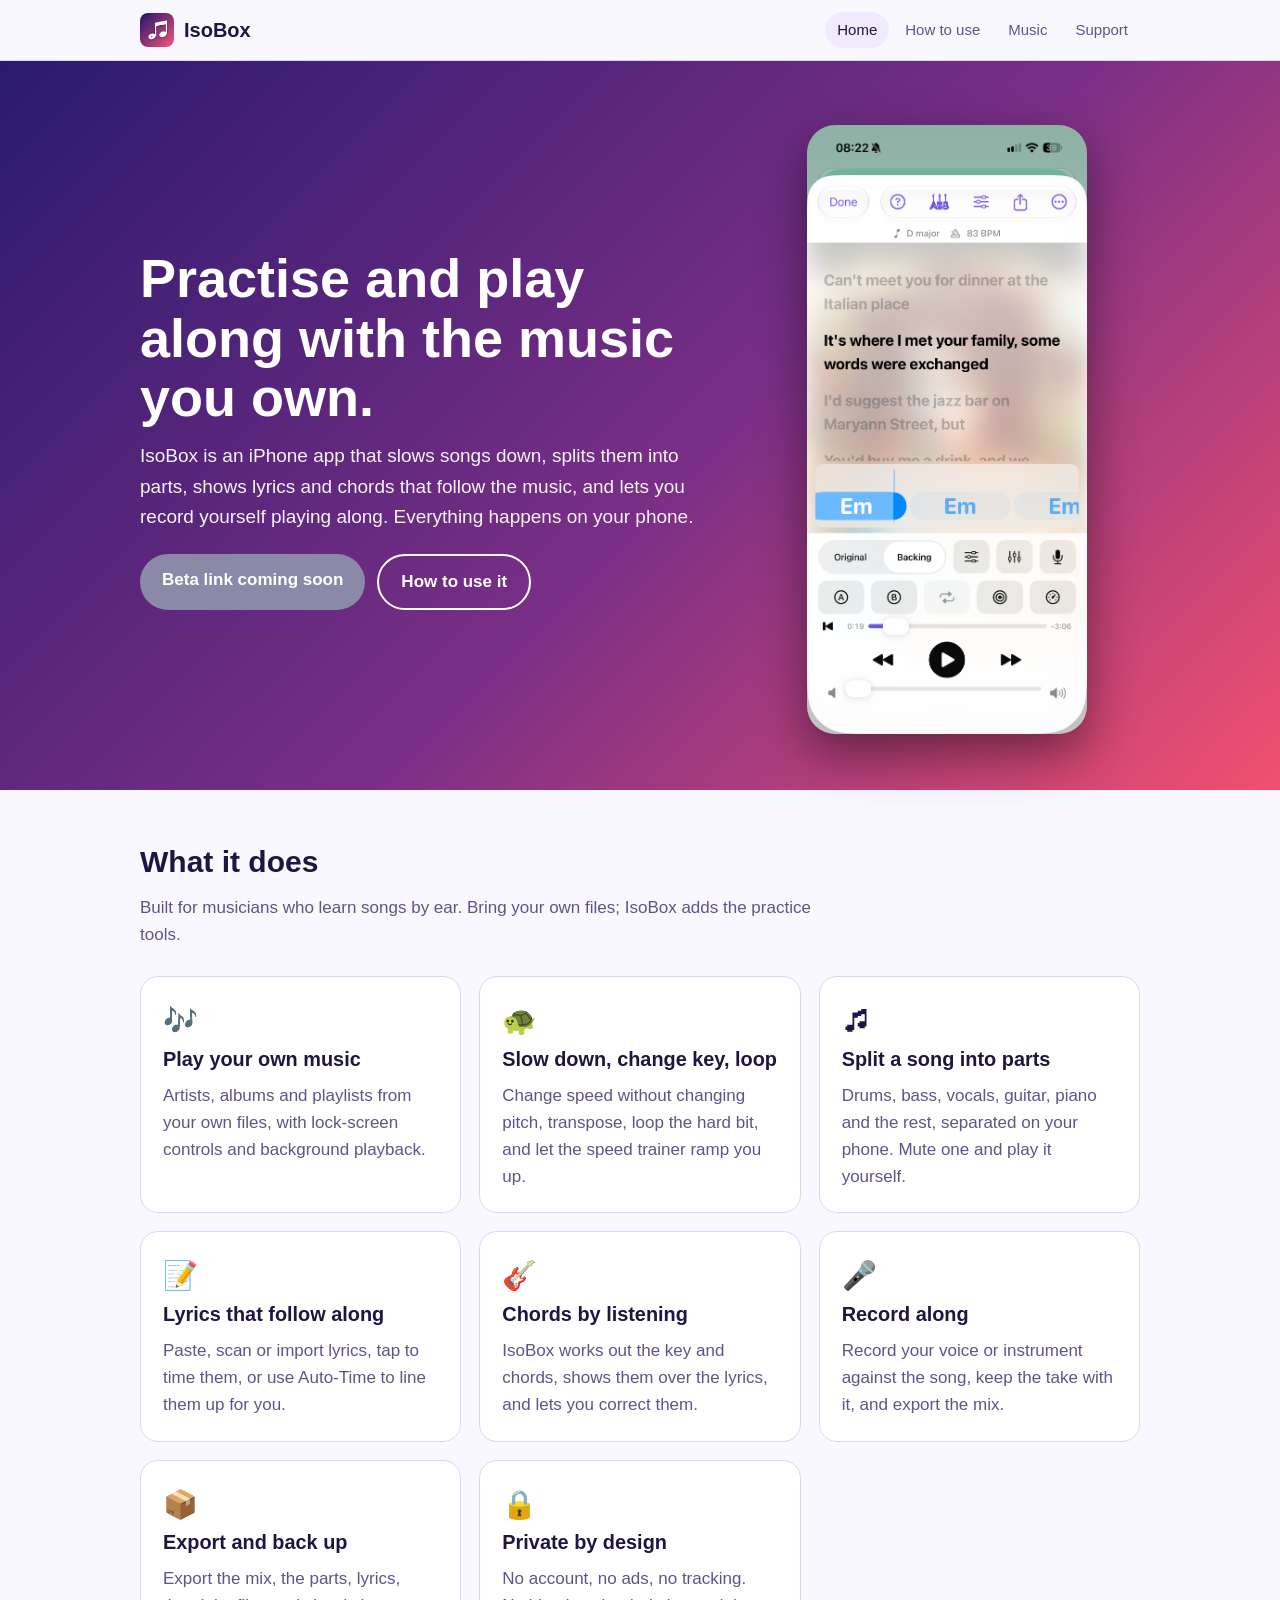
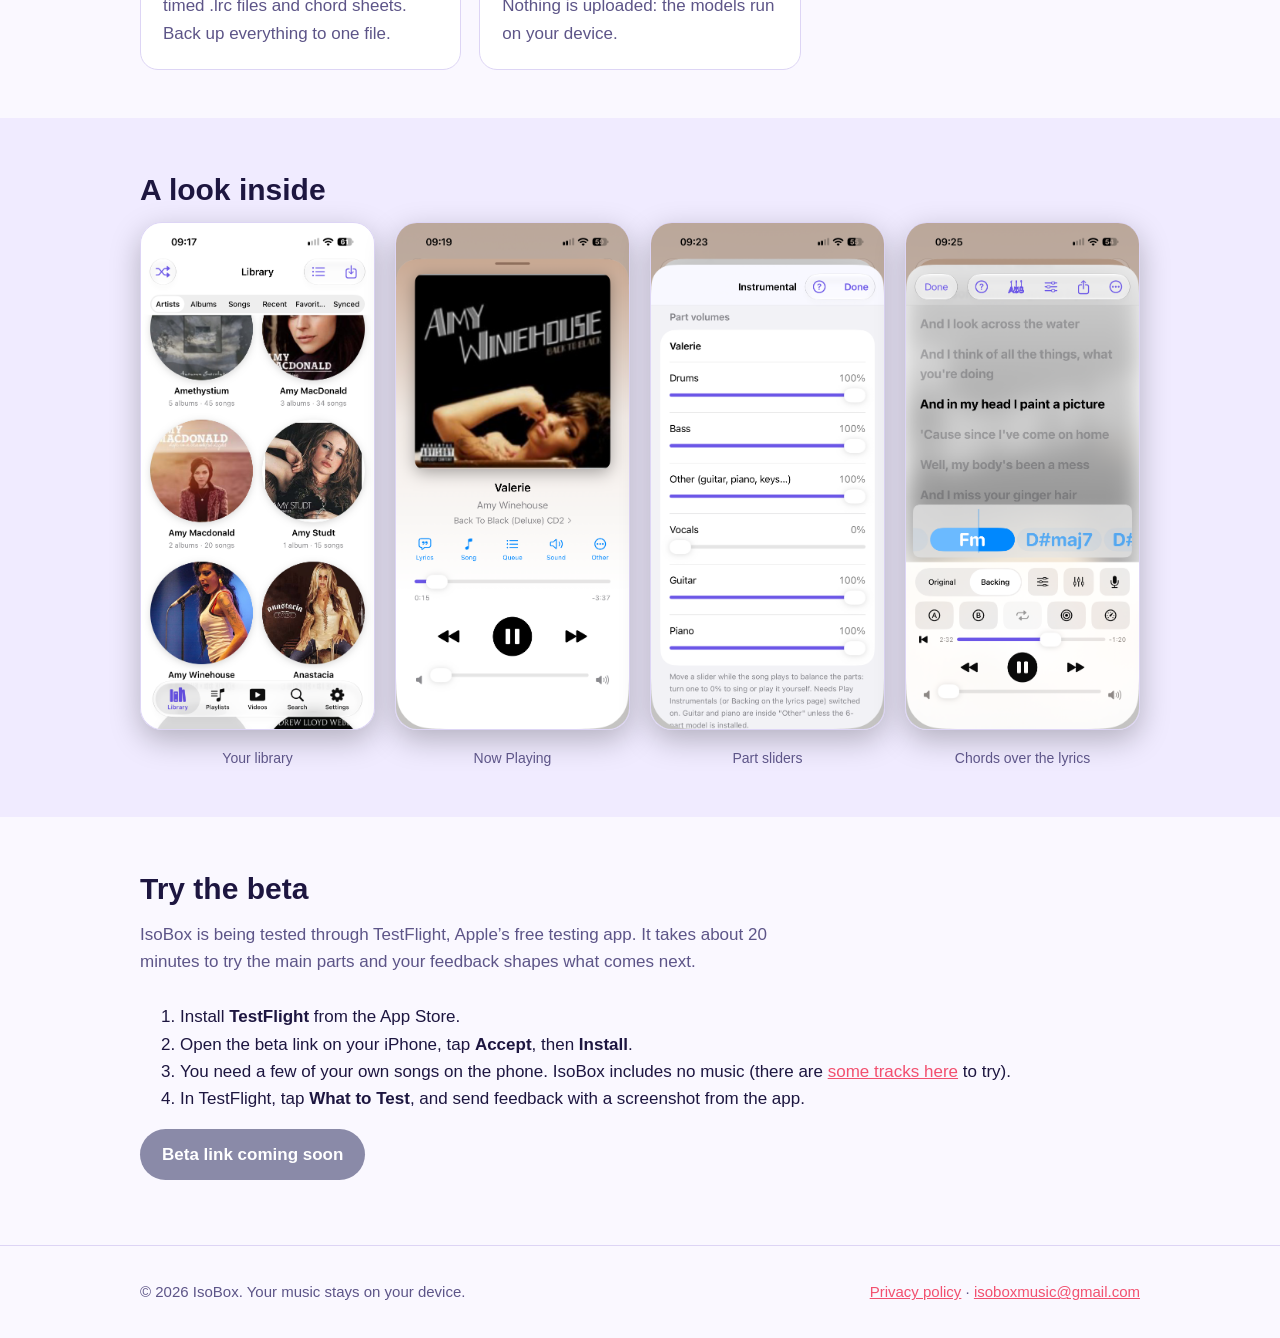
<file: index.html>
<!doctype html>
<html lang="en-GB"><head><meta charset="utf-8"><meta name="viewport" content="width=device-width,initial-scale=1">
<title>IsoBox: practise and play along with your own music</title><meta name="description" content="IsoBox is an iPhone app for practising with your own music: speed, key, loops, parts, lyrics, chords and recording.">
<link rel="icon" href="images/icon.png"><link rel="stylesheet" href="style.css">
<script src="site-config.js"></script></head><body>
<header class="site"><div class="wrap"><a class="brand" href="index.html"><img src="images/icon.png" alt="">IsoBox</a><nav><a href="index.html" class="on">Home</a><a href="guide.html">How to use</a><a href="music.html">Music</a><a href="support.html">Support</a></nav></div></header>
<div class="hero"><div class="wrap"><div>
<h1>Practise and play along with the music you own.</h1>
<p>IsoBox is an iPhone app that slows songs down, splits them into parts, shows lyrics and chords that follow the music, and lets you record yourself playing along. Everything happens on your phone.</p>
<div class="btns"><a class="btn" data-testflight href="#">Join the beta on TestFlight</a><a class="btn ghost" href="guide.html">How to use it</a></div></div>
<img class="shot" src="images/shot-lyrics.png" alt="IsoBox lyrics page"></div></div>

<section><div class="wrap"><h2>What it does</h2><p class="lead">Built for musicians who learn songs by ear. Bring your own files; IsoBox adds the practice tools.</p>
<div class="grid">
<div class="card"><div class="ico">&#127926;</div><h3>Play your own music</h3><p>Artists, albums and playlists from your own files, with lock-screen controls and background playback.</p></div>
<div class="card"><div class="ico">&#128034;</div><h3>Slow down, change key, loop</h3><p>Change speed without changing pitch, transpose, loop the hard bit, and let the speed trainer ramp you up.</p></div>
<div class="card"><div class="ico">&#127900;</div><h3>Split a song into parts</h3><p>Drums, bass, vocals, guitar, piano and the rest, separated on your phone. Mute one and play it yourself.</p></div>
<div class="card"><div class="ico">&#128221;</div><h3>Lyrics that follow along</h3><p>Paste, scan or import lyrics, tap to time them, or use Auto-Time to line them up for you.</p></div>
<div class="card"><div class="ico">&#127928;</div><h3>Chords by listening</h3><p>IsoBox works out the key and chords, shows them over the lyrics, and lets you correct them.</p></div>
<div class="card"><div class="ico">&#127908;</div><h3>Record along</h3><p>Record your voice or instrument against the song, keep the take with it, and export the mix.</p></div>
<div class="card"><div class="ico">&#128230;</div><h3>Export and back up</h3><p>Export the mix, the parts, lyrics, timed .lrc files and chord sheets. Back up everything to one file.</p></div>
<div class="card"><div class="ico">&#128274;</div><h3>Private by design</h3><p>No account, no ads, no tracking. Nothing is uploaded: the models run on your device.</p></div>
</div></div></section>

<section class="alt"><div class="wrap"><h2>A look inside</h2>
<div class="shots"><figure><img src="images/shot-library.png" alt="Your library" loading="lazy"><figcaption>Your library</figcaption></figure><figure><img src="images/shot-nowplaying.png" alt="Now Playing" loading="lazy"><figcaption>Now Playing</figcaption></figure><figure><img src="images/shot-parts.png" alt="Part sliders" loading="lazy"><figcaption>Part sliders</figcaption></figure><figure><img src="images/shot-chords.png" alt="Chords over the lyrics" loading="lazy"><figcaption>Chords over the lyrics</figcaption></figure></div></div></section>

<section><div class="wrap"><h2>Try the beta</h2><p class="lead">IsoBox is being tested through TestFlight, Apple&rsquo;s free testing app. It takes about 20 minutes to try the main parts and your feedback shapes what comes next.</p>
<ol><li>Install <strong>TestFlight</strong> from the App Store.</li><li>Open the beta link on your iPhone, tap <strong>Accept</strong>, then <strong>Install</strong>.</li><li>You need a few of your own songs on the phone. IsoBox includes no music (there are <a href="music.html">some tracks here</a> to try).</li><li>In TestFlight, tap <strong>What to Test</strong>, and send feedback with a screenshot from the app.</li></ol>
<p><a class="btn" data-testflight href="#">Join the beta on TestFlight</a></p></div></section>
<footer><div class="wrap"><span>&copy; <span id="year"></span> IsoBox. Your music stays on your device.</span>
<span><a data-privacy href="#">Privacy policy</a> &middot; <a data-email href="#">Contact</a></span></div></footer>
<script src="site.js"></script></body></html>
</file>
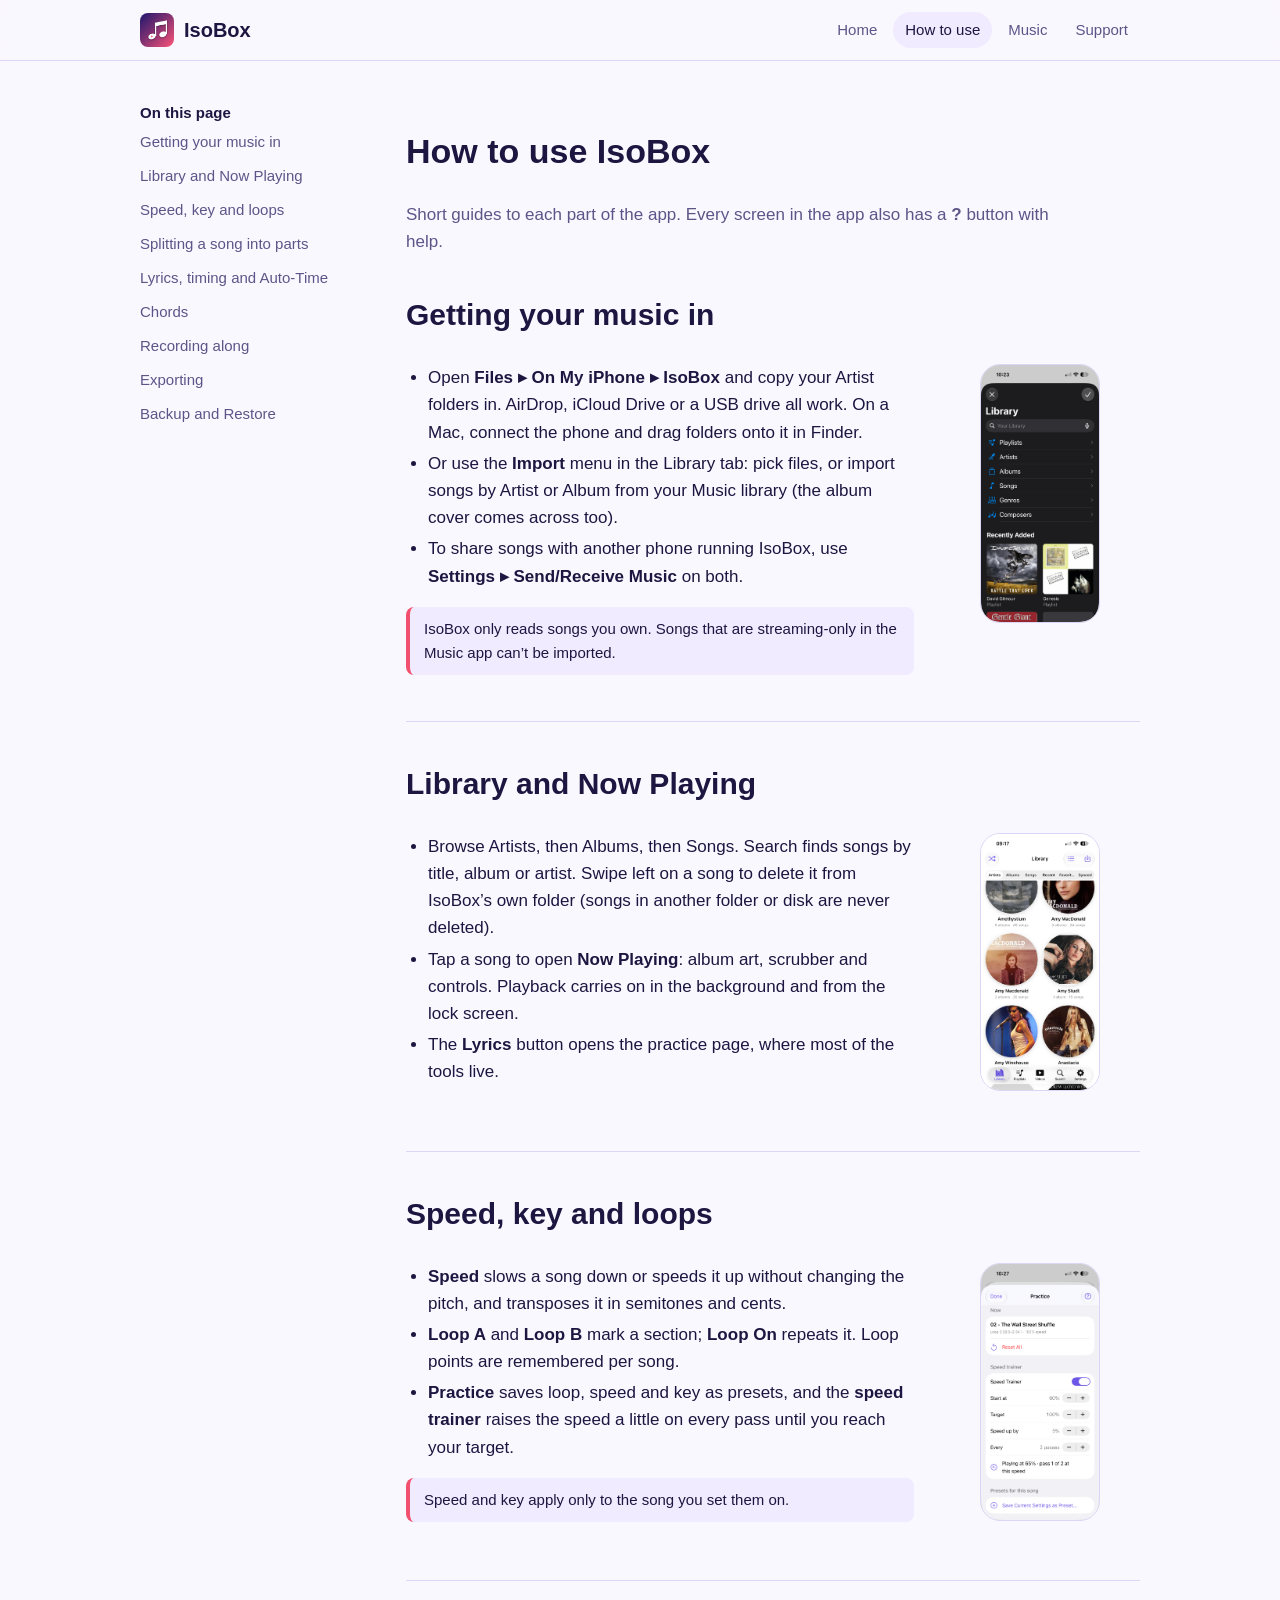
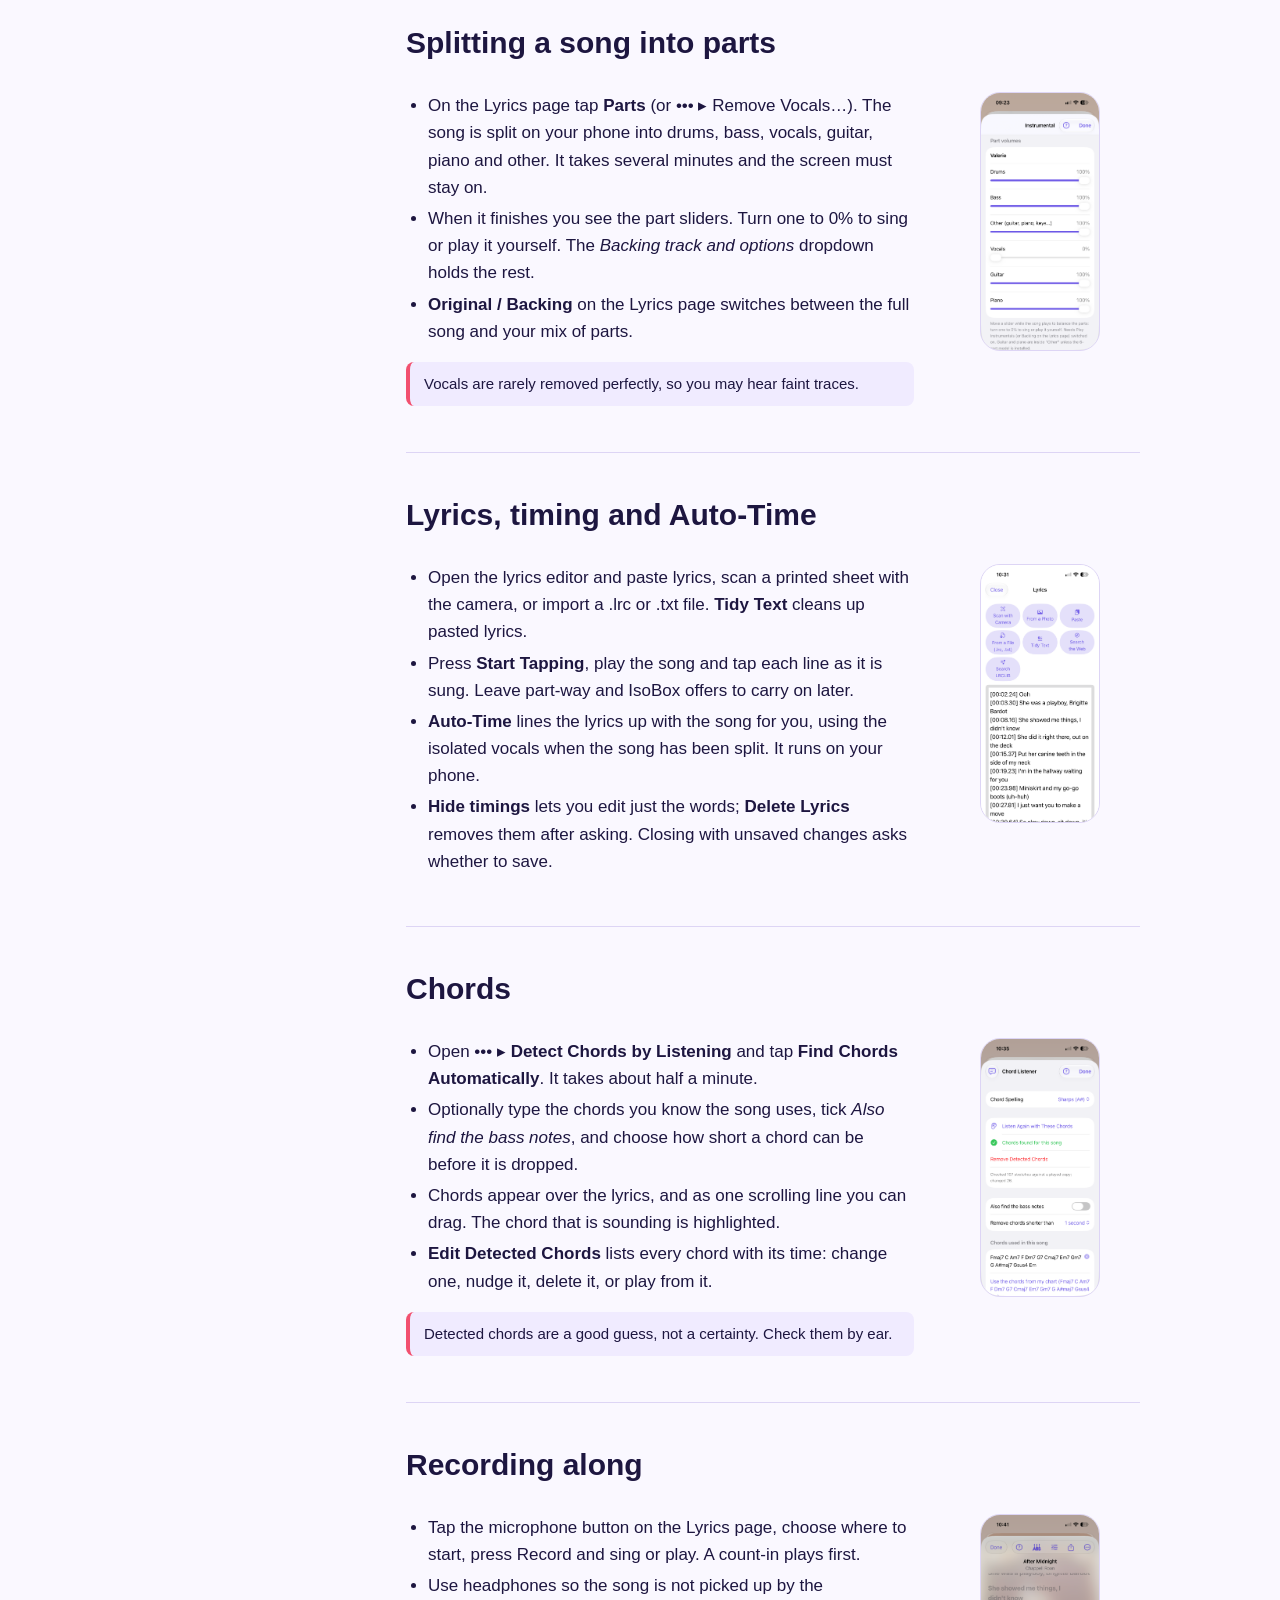
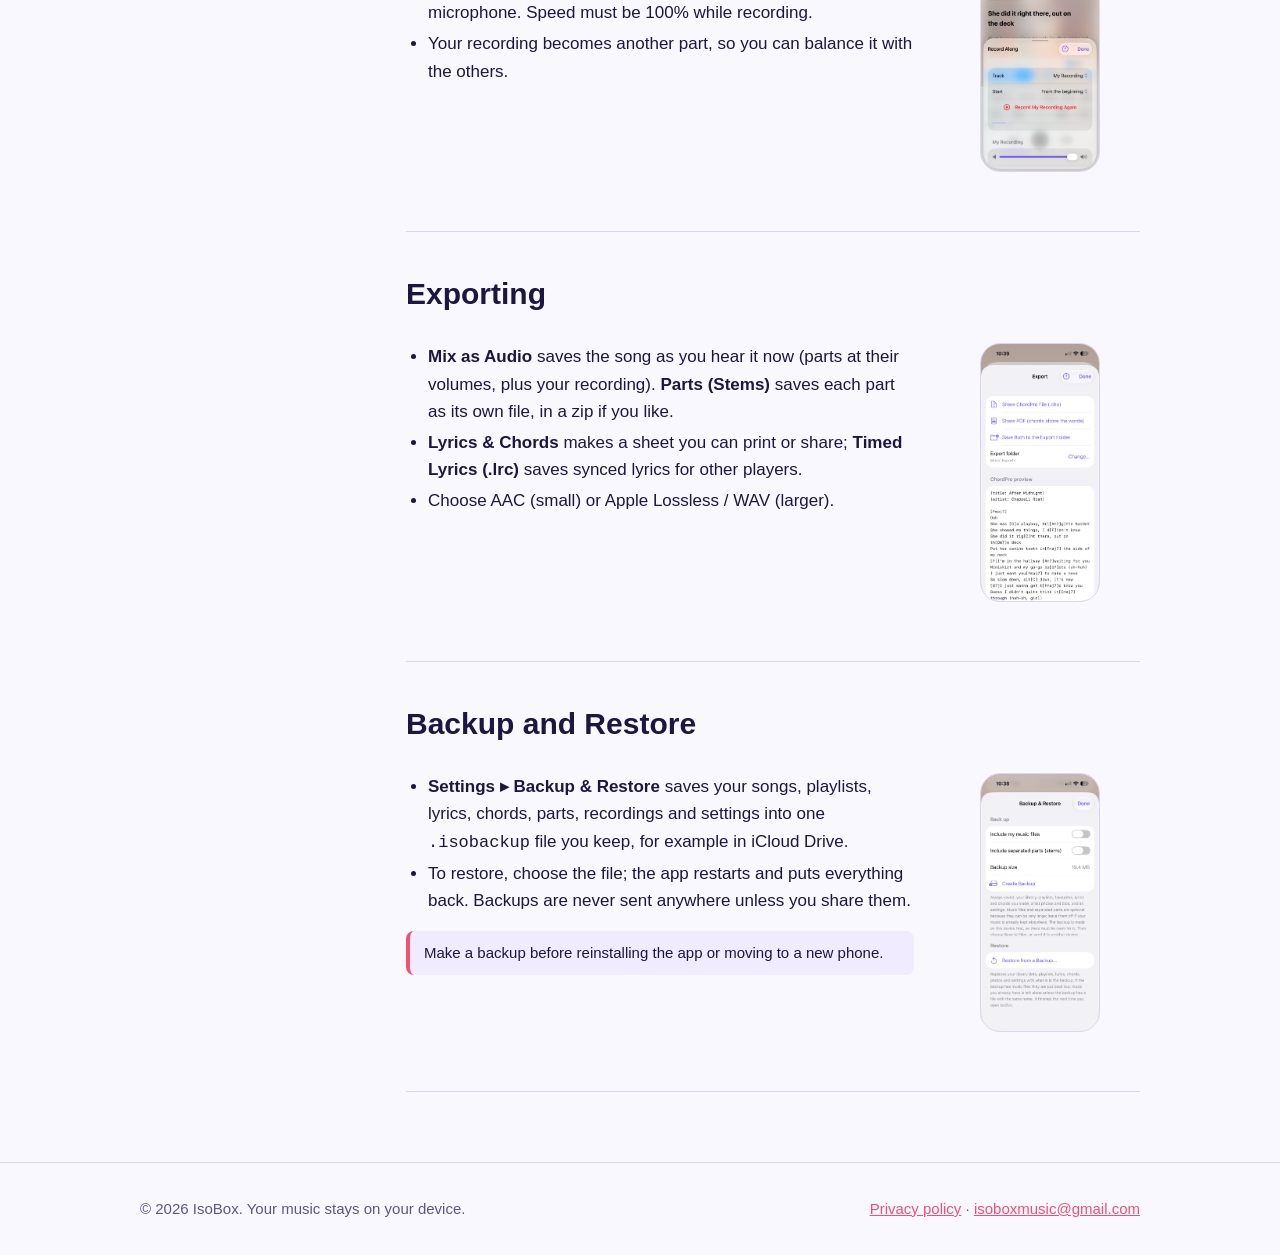
<file: guide.html>
<!doctype html>
<html lang="en-GB"><head><meta charset="utf-8"><meta name="viewport" content="width=device-width,initial-scale=1">
<title>How to use IsoBox</title><meta name="description" content="Step-by-step guides for IsoBox: importing, speed and loops, parts, lyrics, chords, recording, exporting and backup.">
<link rel="icon" href="images/icon.png"><link rel="stylesheet" href="style.css">
<script src="site-config.js"></script></head><body>
<header class="site"><div class="wrap"><a class="brand" href="index.html"><img src="images/icon.png" alt="">IsoBox</a><nav><a href="index.html">Home</a><a href="guide.html" class="on">How to use</a><a href="music.html">Music</a><a href="support.html">Support</a></nav></div></header>
<div class="wrap"><div class="guide"><aside class="toc"><strong>On this page</strong><a href="#start">Getting your music in</a><a href="#library">Library and Now Playing</a><a href="#speed">Speed, key and loops</a><a href="#parts">Splitting a song into parts</a><a href="#lyrics">Lyrics, timing and Auto-Time</a><a href="#chords">Chords</a><a href="#record">Recording along</a><a href="#export">Exporting</a><a href="#backup">Backup and Restore</a></aside><main><h1>How to use IsoBox</h1><p class="lead">Short guides to each part of the app. Every screen in the app also has a <strong>?</strong> button with help.</p><article class="topic" id="start"><h2>Getting your music in</h2><div class="row"><div><ul><li>Open <strong>Files &#9656; On My iPhone &#9656; IsoBox</strong> and copy your Artist folders in. AirDrop, iCloud Drive or a USB drive all work. On a Mac, connect the phone and drag folders onto it in Finder.</li><li>Or use the <strong>Import</strong> menu in the Library tab: pick files, or import songs by Artist or Album from your Music library (the album cover comes across too).</li><li>To share songs with another phone running IsoBox, use <strong>Settings &#9656; Send/Receive Music</strong> on both.</li></ul><div class="tip">IsoBox only reads songs you own. Songs that are streaming-only in the Music app can&rsquo;t be imported.</div></div><figure><img src="images/shot-import.png" alt="Getting your music in" loading="lazy"></figure></div></article><article class="topic" id="library"><h2>Library and Now Playing</h2><div class="row"><div><ul><li>Browse Artists, then Albums, then Songs. Search finds songs by title, album or artist. Swipe left on a song to delete it from IsoBox&rsquo;s own folder (songs in another folder or disk are never deleted).</li><li>Tap a song to open <strong>Now Playing</strong>: album art, scrubber and controls. Playback carries on in the background and from the lock screen.</li><li>The <strong>Lyrics</strong> button opens the practice page, where most of the tools live.</li></ul></div><figure><img src="images/shot-library.png" alt="Library and Now Playing" loading="lazy"></figure></div></article><article class="topic" id="speed"><h2>Speed, key and loops</h2><div class="row"><div><ul><li><strong>Speed</strong> slows a song down or speeds it up without changing the pitch, and transposes it in semitones and cents.</li><li><strong>Loop A</strong> and <strong>Loop B</strong> mark a section; <strong>Loop On</strong> repeats it. Loop points are remembered per song.</li><li><strong>Practice</strong> saves loop, speed and key as presets, and the <strong>speed trainer</strong> raises the speed a little on every pass until you reach your target.</li></ul><div class="tip">Speed and key apply only to the song you set them on.</div></div><figure><img src="images/shot-practice.png" alt="Speed, key and loops" loading="lazy"></figure></div></article><article class="topic" id="parts"><h2>Splitting a song into parts</h2><div class="row"><div><ul><li>On the Lyrics page tap <strong>Parts</strong> (or &#8226;&#8226;&#8226; &#9656; Remove Vocals&hellip;). The song is split on your phone into drums, bass, vocals, guitar, piano and other. It takes several minutes and the screen must stay on.</li><li>When it finishes you see the part sliders. Turn one to 0% to sing or play it yourself. The <em>Backing track and options</em> dropdown holds the rest.</li><li><strong>Original / Backing</strong> on the Lyrics page switches between the full song and your mix of parts.</li></ul><div class="tip">Vocals are rarely removed perfectly, so you may hear faint traces.</div></div><figure><img src="images/shot-parts.png" alt="Splitting a song into parts" loading="lazy"></figure></div></article><article class="topic" id="lyrics"><h2>Lyrics, timing and Auto-Time</h2><div class="row"><div><ul><li>Open the lyrics editor and paste lyrics, scan a printed sheet with the camera, or import a .lrc or .txt file. <strong>Tidy Text</strong> cleans up pasted lyrics.</li><li>Press <strong>Start Tapping</strong>, play the song and tap each line as it is sung. Leave part-way and IsoBox offers to carry on later.</li><li><strong>Auto-Time</strong> lines the lyrics up with the song for you, using the isolated vocals when the song has been split. It runs on your phone.</li><li><strong>Hide timings</strong> lets you edit just the words; <strong>Delete Lyrics</strong> removes them after asking. Closing with unsaved changes asks whether to save.</li></ul></div><figure><img src="images/shot-autotime.png" alt="Lyrics, timing and Auto-Time" loading="lazy"></figure></div></article><article class="topic" id="chords"><h2>Chords</h2><div class="row"><div><ul><li>Open &#8226;&#8226;&#8226; &#9656; <strong>Detect Chords by Listening</strong> and tap <strong>Find Chords Automatically</strong>. It takes about half a minute.</li><li>Optionally type the chords you know the song uses, tick <em>Also find the bass notes</em>, and choose how short a chord can be before it is dropped.</li><li>Chords appear over the lyrics, and as one scrolling line you can drag. The chord that is sounding is highlighted.</li><li><strong>Edit Detected Chords</strong> lists every chord with its time: change one, nudge it, delete it, or play from it.</li></ul><div class="tip">Detected chords are a good guess, not a certainty. Check them by ear.</div></div><figure><img src="images/shot-chordlistener.png" alt="Chords" loading="lazy"></figure></div></article><article class="topic" id="record"><h2>Recording along</h2><div class="row"><div><ul><li>Tap the microphone button on the Lyrics page, choose where to start, press Record and sing or play. A count-in plays first.</li><li>Use headphones so the song is not picked up by the microphone. Speed must be 100% while recording.</li><li>Your recording becomes another part, so you can balance it with the others.</li></ul></div><figure><img src="images/shot-record.png" alt="Recording along" loading="lazy"></figure></div></article><article class="topic" id="export"><h2>Exporting</h2><div class="row"><div><ul><li><strong>Mix as Audio</strong> saves the song as you hear it now (parts at their volumes, plus your recording). <strong>Parts (Stems)</strong> saves each part as its own file, in a zip if you like.</li><li><strong>Lyrics &amp; Chords</strong> makes a sheet you can print or share; <strong>Timed Lyrics (.lrc)</strong> saves synced lyrics for other players.</li><li>Choose AAC (small) or Apple Lossless / WAV (larger).</li></ul></div><figure><img src="images/shot-export.png" alt="Exporting" loading="lazy"></figure></div></article><article class="topic" id="backup"><h2>Backup and Restore</h2><div class="row"><div><ul><li><strong>Settings &#9656; Backup &amp; Restore</strong> saves your songs, playlists, lyrics, chords, parts, recordings and settings into one <code>.isobackup</code> file you keep, for example in iCloud Drive.</li><li>To restore, choose the file; the app restarts and puts everything back. Backups are never sent anywhere unless you share them.</li></ul><div class="tip">Make a backup before reinstalling the app or moving to a new phone.</div></div><figure><img src="images/shot-backup.png" alt="Backup and Restore" loading="lazy"></figure></div></article></main></div></div>
<footer><div class="wrap"><span>&copy; <span id="year"></span> IsoBox. Your music stays on your device.</span>
<span><a data-privacy href="#">Privacy policy</a> &middot; <a data-email href="#">Contact</a></span></div></footer>
<script src="site.js"></script></body></html>
</file>
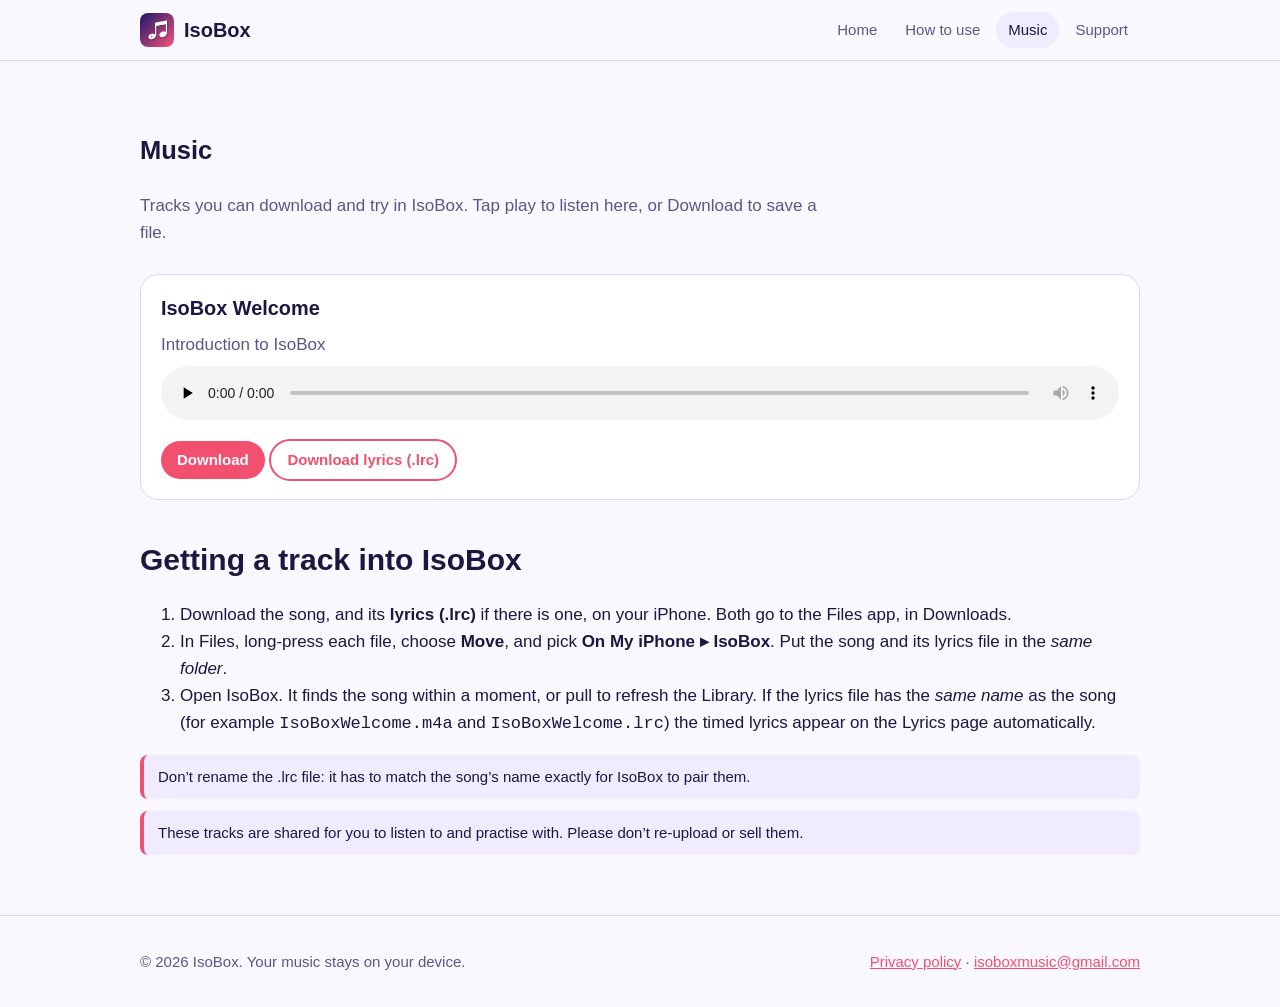
<file: music.html>
<!doctype html>
<html lang="en-GB"><head><meta charset="utf-8"><meta name="viewport" content="width=device-width,initial-scale=1">
<title>Music &middot; IsoBox</title><meta name="description" content="Download tracks to try in IsoBox.">
<link rel="icon" href="images/icon.png"><link rel="stylesheet" href="style.css">
<script src="site-config.js"></script></head><body>
<header class="site"><div class="wrap"><a class="brand" href="index.html"><img src="images/icon.png" alt="">IsoBox</a><nav><a href="index.html">Home</a><a href="guide.html">How to use</a><a href="music.html" class="on">Music</a><a href="support.html">Support</a></nav></div></header>
<section><div class="wrap"><h1>Music</h1><p class="lead">Tracks you can download and try in IsoBox. Tap play to listen here, or Download to save a file.</p>
<div id="tracks"></div>
<h2 style="margin-top:36px">Getting a track into IsoBox</h2>
<ol><li>Download the song, and its <strong>lyrics (.lrc)</strong> if there is one, on your iPhone. Both go to the Files app, in Downloads.</li><li>In Files, long-press each file, choose <strong>Move</strong>, and pick <strong>On My iPhone &#9656; IsoBox</strong>. Put the song and its lyrics file in the <em>same folder</em>.</li><li>Open IsoBox. It finds the song within a moment, or pull to refresh the Library. If the lyrics file has the <em>same name</em> as the song (for example <code>IsoBoxWelcome.m4a</code> and <code>IsoBoxWelcome.lrc</code>) the timed lyrics appear on the Lyrics page automatically.</li></ol>
<div class="tip">Don&rsquo;t rename the .lrc file: it has to match the song&rsquo;s name exactly for IsoBox to pair them.</div>
<div class="tip">These tracks are shared for you to listen to and practise with. Please don&rsquo;t re-upload or sell them.</div></div></section>
<footer><div class="wrap"><span>&copy; <span id="year"></span> IsoBox. Your music stays on your device.</span>
<span><a data-privacy href="#">Privacy policy</a> &middot; <a data-email href="#">Contact</a></span></div></footer>
<script src="site.js"></script></body></html>
</file>
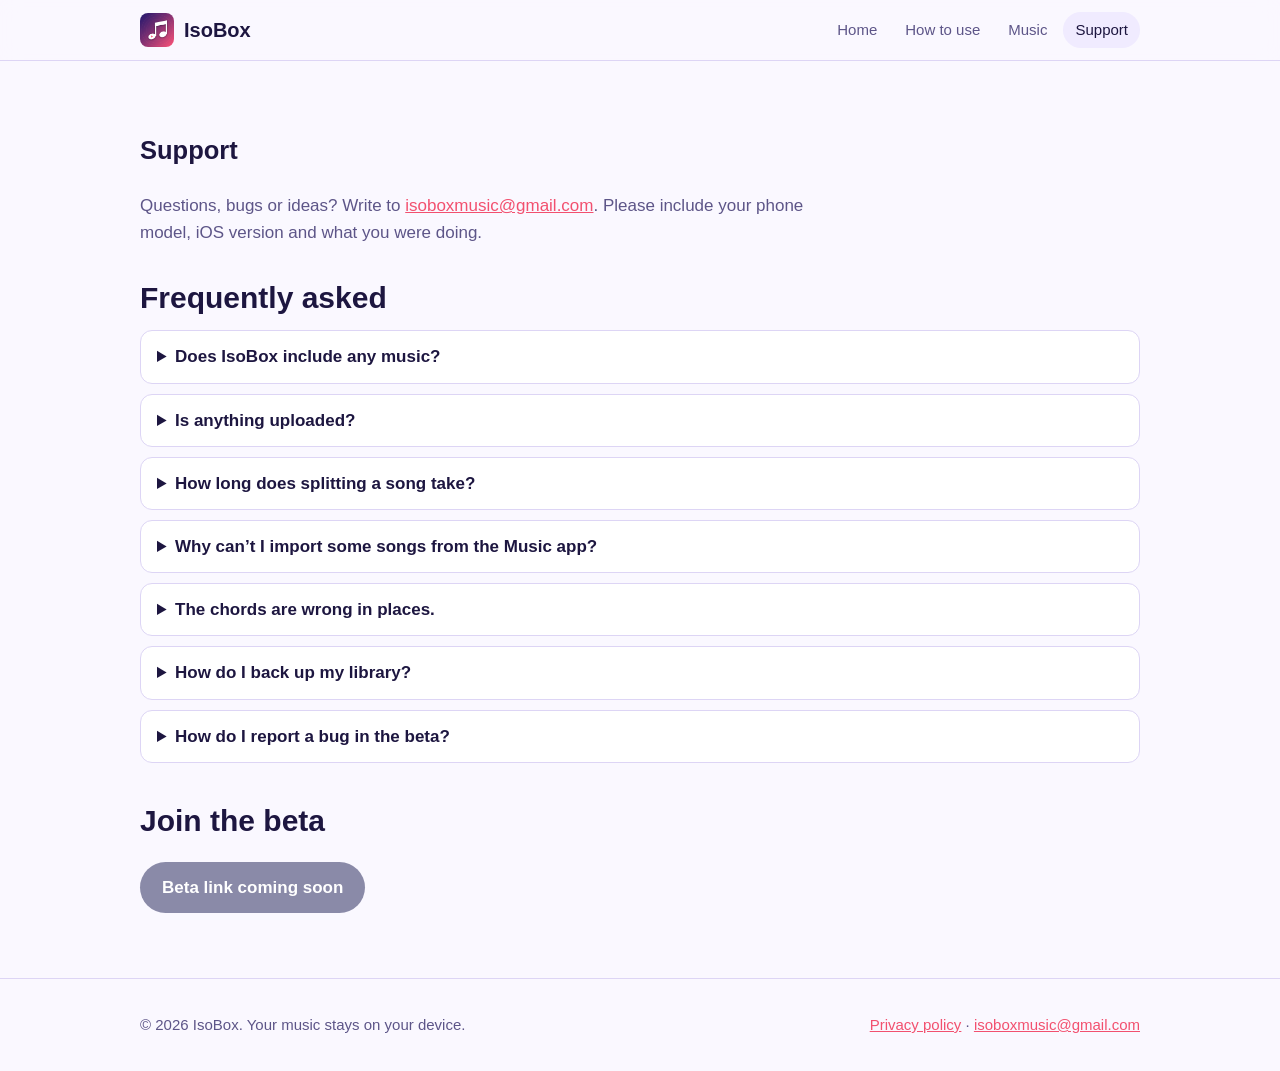
<file: support.html>
<!doctype html>
<html lang="en-GB"><head><meta charset="utf-8"><meta name="viewport" content="width=device-width,initial-scale=1">
<title>Support &middot; IsoBox</title><meta name="description" content="Help, answers and contact for IsoBox.">
<link rel="icon" href="images/icon.png"><link rel="stylesheet" href="style.css">
<script src="site-config.js"></script></head><body>
<header class="site"><div class="wrap"><a class="brand" href="index.html"><img src="images/icon.png" alt="">IsoBox</a><nav><a href="index.html">Home</a><a href="guide.html">How to use</a><a href="music.html">Music</a><a href="support.html" class="on">Support</a></nav></div></header>
<section><div class="wrap"><h1>Support</h1><p class="lead">Questions, bugs or ideas? Write to <a data-email href="#">email</a>. Please include your phone model, iOS version and what you were doing.</p>
<h2>Frequently asked</h2>
<details><summary>Does IsoBox include any music?</summary><p>No. You bring your own files. The <a href="music.html">Music page</a> has a few tracks to try.</p></details>
<details><summary>Is anything uploaded?</summary><p>No. Splitting songs, finding chords and timing lyrics all run on your phone. There is no account, no advertising and no tracking. See the <a data-privacy href="#">privacy policy</a>.</p></details>
<details><summary>How long does splitting a song take?</summary><p>A few minutes per song. Keep the screen on until it finishes. The result is stored inside the app.</p></details>
<details><summary>Why can&rsquo;t I import some songs from the Music app?</summary><p>Only songs stored on your phone can be copied. Streaming-only songs are protected and can&rsquo;t be imported.</p></details>
<details><summary>The chords are wrong in places.</summary><p>Chord detection is a good guess. Use Edit Detected Chords to fix them, or type the chords you know the song uses and listen again. Setting &ldquo;Remove chords shorter than&rdquo; higher gives a simpler chart.</p></details>
<details><summary>How do I back up my library?</summary><p>Settings &#9656; Backup &amp; Restore makes one file with everything in it.</p></details>
<details><summary>How do I report a bug in the beta?</summary><p>In TestFlight, open IsoBox and choose <strong>Send Beta Feedback</strong>, or take a screenshot inside the app and choose Share Beta Feedback.</p></details>
<h2 style="margin-top:34px">Join the beta</h2><p><a class="btn" data-testflight href="#">Join the beta on TestFlight</a></p></div></section>
<footer><div class="wrap"><span>&copy; <span id="year"></span> IsoBox. Your music stays on your device.</span>
<span><a data-privacy href="#">Privacy policy</a> &middot; <a data-email href="#">Contact</a></span></div></footer>
<script src="site.js"></script></body></html>
</file>
<file: style.css>
:root{--bg:#120d2b;--bg2:#1c1442;--card:#231a52;--text:#f4f1ff;--muted:#b9b1dc;--accent:#f2506f;--accent2:#7b4bd6;--line:#3a2f78;--radius:18px}
@media (prefers-color-scheme: light){:root{--bg:#faf8ff;--bg2:#f0ebff;--card:#ffffff;--text:#1d1640;--muted:#5d5588;--line:#ddd5f5}}
*{box-sizing:border-box}html{scroll-behavior:smooth}
body{margin:0;background:var(--bg);color:var(--text);font:17px/1.6 -apple-system,BlinkMacSystemFont,"Segoe UI",Roboto,Helvetica,Arial,sans-serif}
a{color:var(--accent)}img{max-width:100%;height:auto}
.wrap{max-width:1040px;margin:0 auto;padding:0 20px}
header.site{position:sticky;top:0;z-index:10;background:color-mix(in srgb,var(--bg) 88%,transparent);backdrop-filter:blur(10px);border-bottom:1px solid var(--line)}
header.site .wrap{display:flex;align-items:center;gap:16px;min-height:60px;flex-wrap:wrap}
.brand{display:flex;align-items:center;gap:10px;font-weight:700;font-size:20px;color:var(--text);text-decoration:none}
.brand img{width:34px;height:34px;border-radius:8px}
nav{margin-left:auto;display:flex;gap:4px;flex-wrap:wrap}
nav a{color:var(--muted);text-decoration:none;padding:6px 12px;border-radius:999px;font-size:15px}
nav a:hover,nav a.on{color:var(--text);background:var(--bg2)}
.hero{background:linear-gradient(135deg,#2a1a6e,#7b2f86 55%,#f2506f);color:#fff;padding:64px 0 56px}
.hero .wrap{display:grid;grid-template-columns:1.2fr .8fr;gap:36px;align-items:center}
.hero h1{font-size:clamp(34px,6vw,54px);line-height:1.1;margin:0 0 14px}
.hero p{font-size:19px;opacity:.95;margin:0 0 22px}
.hero img.shot{max-width:280px;margin:auto;display:block;border-radius:28px;box-shadow:0 20px 50px rgba(0,0,0,.45)}
.btn{display:inline-block;background:var(--accent);color:#fff;text-decoration:none;font-weight:600;padding:12px 22px;border-radius:999px;border:0;cursor:pointer}
.btn.ghost{background:transparent;border:2px solid #fff}.btn.small{padding:7px 16px;font-size:15px}
.btn.ghost2{background:transparent;border:2px solid var(--accent);color:var(--accent)}
.btn.soon{background:#8a8aa8;cursor:default}
.btns{display:flex;gap:12px;flex-wrap:wrap}
section{padding:48px 0}section.alt{background:var(--bg2)}
h2{font-size:30px;margin:0 0 8px}h3{margin:0 0 6px}
.lead{color:var(--muted);max-width:680px;margin:0 0 28px}
.grid{display:grid;grid-template-columns:repeat(auto-fit,minmax(250px,1fr));gap:18px}
.card{background:var(--card);border:1px solid var(--line);border-radius:var(--radius);padding:22px}
.card .ico{font-size:28px}.card p{margin:6px 0 0;color:var(--muted)}
.shots{display:grid;grid-template-columns:repeat(auto-fit,minmax(190px,1fr));gap:20px;align-items:start}
.shots figure{margin:0;text-align:center}.shots img{border-radius:22px;border:1px solid var(--line);box-shadow:0 10px 30px rgba(0,0,0,.25)}
figcaption{color:var(--muted);font-size:14px;margin-top:8px}
.guide{display:grid;grid-template-columns:230px 1fr;gap:36px;padding:40px 0}
.toc{position:sticky;top:76px;align-self:start;max-height:calc(100vh - 100px);overflow:auto;font-size:15px}
.toc a{display:block;color:var(--muted);text-decoration:none;padding:5px 0}.toc a:hover{color:var(--accent)}
.topic{padding:8px 0 34px;border-bottom:1px solid var(--line);margin-bottom:30px}
.topic .row{display:grid;grid-template-columns:1fr 200px;gap:26px;align-items:start}
.topic img{border-radius:20px;border:1px solid var(--line)}
.topic ol,.topic ul{padding-left:22px}.topic li{margin:4px 0}
.tip{background:var(--bg2);border-left:4px solid var(--accent);padding:10px 14px;border-radius:8px;margin:12px 0;font-size:15px}
.track{background:var(--card);border:1px solid var(--line);border-radius:var(--radius);padding:18px 20px;margin-bottom:14px}
.track audio{width:100%;margin:8px 0 10px}.track p{margin:0;color:var(--muted)}
details{background:var(--card);border:1px solid var(--line);border-radius:12px;padding:12px 16px;margin-bottom:10px}
summary{cursor:pointer;font-weight:600}
footer{padding:34px 0;border-top:1px solid var(--line);color:var(--muted);font-size:15px}
footer .wrap{display:flex;gap:18px;flex-wrap:wrap;justify-content:space-between}
@media(max-width:760px){.hero .wrap,.guide,.topic .row{grid-template-columns:1fr}.toc{position:static;max-height:none}.hero img.shot{max-width:220px}.topic .row img{max-width:200px}nav{margin-left:0}}
</file>
